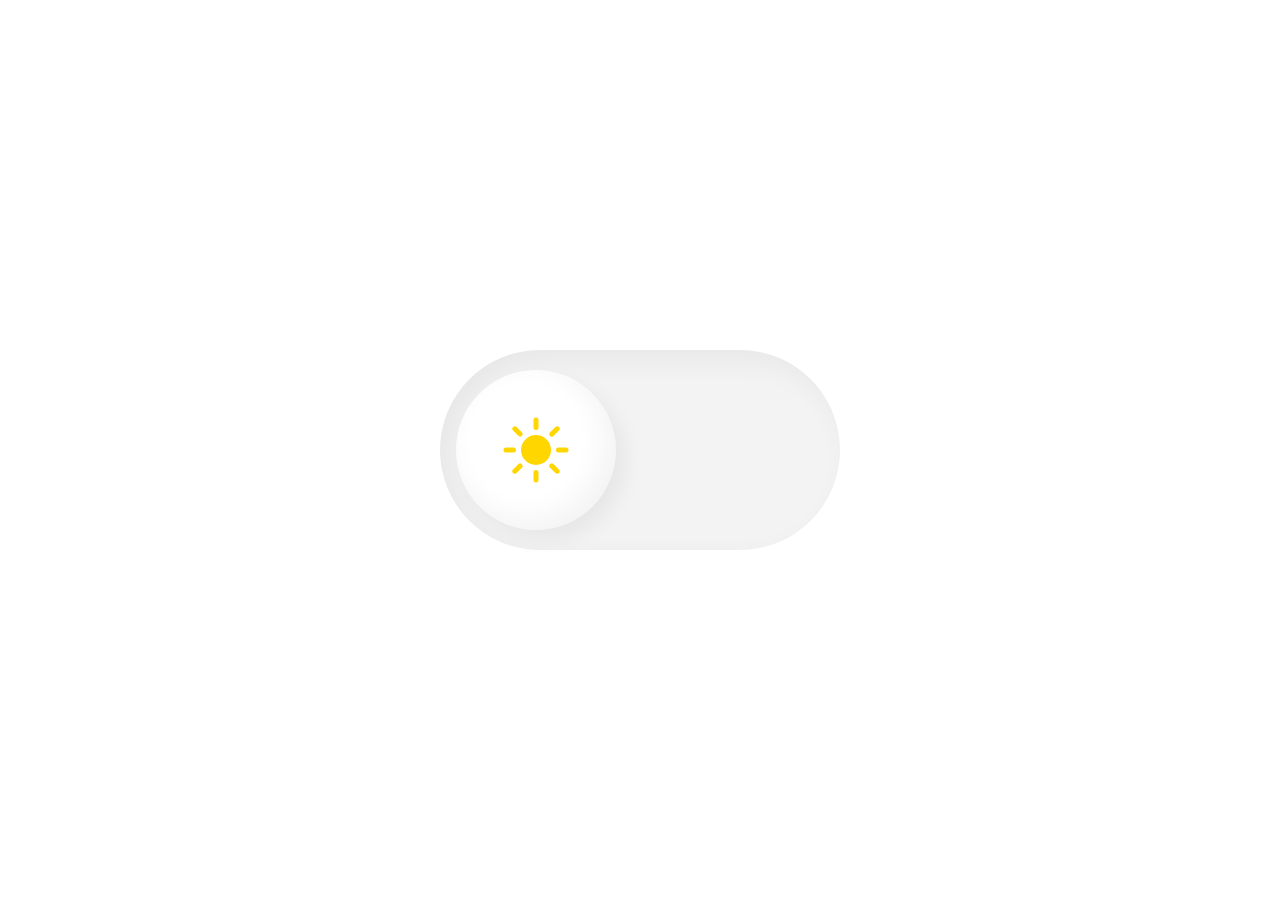
<file: website/darkmode/index.html>
<!DOCTYPE html>
<html lang="en">
<head>
    <meta charset="UTF-8">
    <meta name="viewport" content="width=device-width, initial-scale=1.0">
    <title>Dark Mode</title>
    <link rel="stylesheet" href="style.css">
</head>
<body>

    <input type="checkbox" id="toggle">

    <div class="display">
        <label for="toggle">
            <div class="circle">
                <svg class="sun" xmlns="http://www.w3.org/2000/svg" viewBox="0 0 24 24" fill="currentColor">
                    <path d="M12 2.25a.75.75 0 0 1 .75.75v2.25a.75.75 0 0 1-1.5 0V3a.75.75 0 0 1 .75-.75ZM7.5 12a4.5 4.5 0 1 1 9 0 4.5 4.5 0 0 1-9 0ZM18.894 6.166a.75.75 0 0 0-1.06-1.06l-1.591 1.59a.75.75 0 1 0 1.06 1.061l1.591-1.59ZM21.75 12a.75.75 0 0 1-.75.75h-2.25a.75.75 0 0 1 0-1.5H21a.75.75 0 0 1 .75.75ZM17.834 18.894a.75.75 0 0 0 1.06-1.06l-1.59-1.591a.75.75 0 1 0-1.061 1.06l1.59 1.591ZM12 18a.75.75 0 0 1 .75.75V21a.75.75 0 0 1-1.5 0v-2.25A.75.75 0 0 1 12 18ZM7.758 17.303a.75.75 0 0 0-1.061-1.06l-1.591 1.59a.75.75 0 0 0 1.06 1.061l1.591-1.59ZM6 12a.75.75 0 0 1-.75.75H3a.75.75 0 0 1 0-1.5h2.25A.75.75 0 0 1 6 12ZM6.697 7.757a.75.75 0 0 0 1.06-1.06l-1.59-1.591a.75.75 0 0 0-1.061 1.06l1.59 1.591Z" />
                </svg>
                <svg class="moon" xmlns="http://www.w3.org/2000/svg" viewBox="0 0 24 24" fill="currentColor">
                    <path fill-rule="evenodd" d="M9.528 1.718a.75.75 0 0 1 .162.819A8.97 8.97 0 0 0 9 6a9 9 0 0 0 9 9 8.97 8.97 0 0 0 3.463-.69.75.75 0 0 1 .981.98 10.503 10.503 0 0 1-9.694 6.46c-5.799 0-10.5-4.7-10.5-10.5 0-4.368 2.667-8.112 6.46-9.694a.75.75 0 0 1 .818.162Z" clip-rule="evenodd" />
                </svg>                               
            </div>
        </label>
    </div>

</body>
</html>
</file>
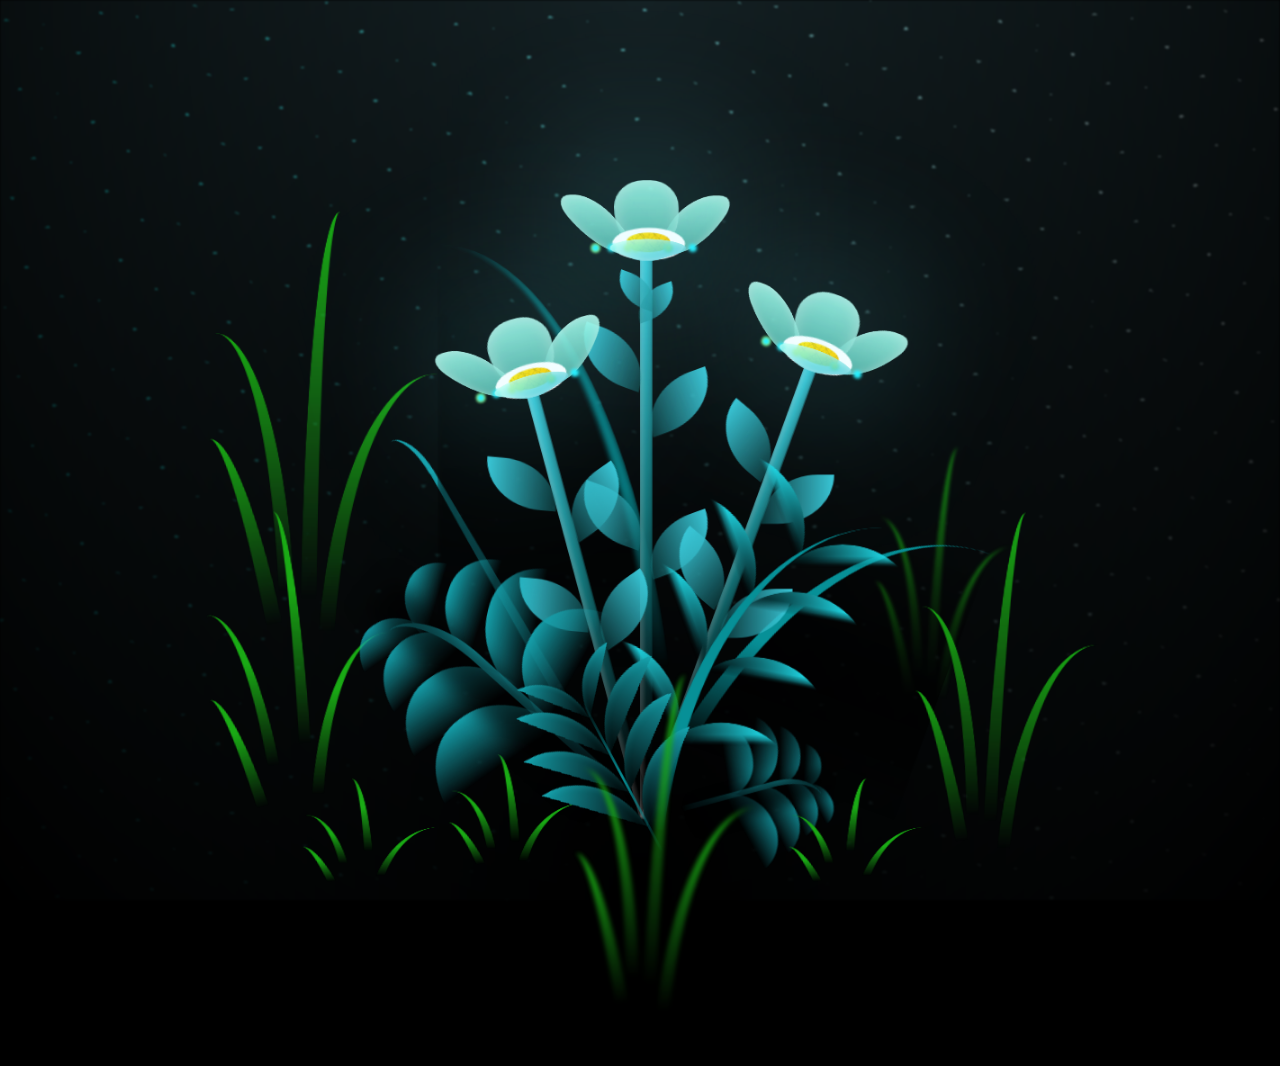
<file: website/flower.html>
<!DOCTYPE html>
<html lang="en">
<head>
    <meta charset="UTF-8">
    <meta http-equiv="X-UA-Compatible" content="IE=edge">
    <meta name="viewport" content="width=device-width, initial-scale=1.0">
    <link rel="stylesheet" href="css/main.css">
    <link rel="icon" href="img/flowers.png" type="image/x-icon">
    <title>flowers</title>
</head>
<body class="container">
  <!-- Pembuat code: https://codepen.io/mdusmanansari/pen/BamepLe -->
    <div class="night"></div>
    <div class="flowers">
      <div class="flower flower--1">
        <div class="flower__leafs flower__leafs--1">
          <div class="flower__leaf flower__leaf--1"></div>
          <div class="flower__leaf flower__leaf--2"></div>
          <div class="flower__leaf flower__leaf--3"></div>
          <div class="flower__leaf flower__leaf--4"></div>
          <div class="flower__white-circle"></div>
  
          <div class="flower__light flower__light--1"></div>
          <div class="flower__light flower__light--2"></div>
          <div class="flower__light flower__light--3"></div>
          <div class="flower__light flower__light--4"></div>
          <div class="flower__light flower__light--5"></div>
          <div class="flower__light flower__light--6"></div>
          <div class="flower__light flower__light--7"></div>
          <div class="flower__light flower__light--8"></div>
  
        </div>
        <div class="flower__line">
          <div class="flower__line__leaf flower__line__leaf--1"></div>
          <div class="flower__line__leaf flower__line__leaf--2"></div>
          <div class="flower__line__leaf flower__line__leaf--3"></div>
          <div class="flower__line__leaf flower__line__leaf--4"></div>
          <div class="flower__line__leaf flower__line__leaf--5"></div>
          <div class="flower__line__leaf flower__line__leaf--6"></div>
        </div>
      </div>
  
      <div class="flower flower--2">
        <div class="flower__leafs flower__leafs--2">
          <div class="flower__leaf flower__leaf--1"></div>
          <div class="flower__leaf flower__leaf--2"></div>
          <div class="flower__leaf flower__leaf--3"></div>
          <div class="flower__leaf flower__leaf--4"></div>
          <div class="flower__white-circle"></div>
  
          <div class="flower__light flower__light--1"></div>
          <div class="flower__light flower__light--2"></div>
          <div class="flower__light flower__light--3"></div>
          <div class="flower__light flower__light--4"></div>
          <div class="flower__light flower__light--5"></div>
          <div class="flower__light flower__light--6"></div>
          <div class="flower__light flower__light--7"></div>
          <div class="flower__light flower__light--8"></div>
  
        </div>
        <div class="flower__line">
          <div class="flower__line__leaf flower__line__leaf--1"></div>
          <div class="flower__line__leaf flower__line__leaf--2"></div>
          <div class="flower__line__leaf flower__line__leaf--3"></div>
          <div class="flower__line__leaf flower__line__leaf--4"></div>
        </div>
      </div>
  
      <div class="flower flower--3">
        <div class="flower__leafs flower__leafs--3">
          <div class="flower__leaf flower__leaf--1"></div>
          <div class="flower__leaf flower__leaf--2"></div>
          <div class="flower__leaf flower__leaf--3"></div>
          <div class="flower__leaf flower__leaf--4"></div>
          <div class="flower__white-circle"></div>
  
          <div class="flower__light flower__light--1"></div>
          <div class="flower__light flower__light--2"></div>
          <div class="flower__light flower__light--3"></div>
          <div class="flower__light flower__light--4"></div>
          <div class="flower__light flower__light--5"></div>
          <div class="flower__light flower__light--6"></div>
          <div class="flower__light flower__light--7"></div>
          <div class="flower__light flower__light--8"></div>
  
        </div>
        <div class="flower__line">
          <div class="flower__line__leaf flower__line__leaf--1"></div>
          <div class="flower__line__leaf flower__line__leaf--2"></div>
          <div class="flower__line__leaf flower__line__leaf--3"></div>
          <div class="flower__line__leaf flower__line__leaf--4"></div>
        </div>
      </div>
  
      <div class="grow-ans" style="--d:1.2s">
        <div class="flower__g-long">
          <div class="flower__g-long__top"></div>
          <div class="flower__g-long__bottom"></div>
        </div>
      </div>
  
      <div class="growing-grass">
        <div class="flower__grass flower__grass--1">
          <div class="flower__grass--top"></div>
          <div class="flower__grass--bottom"></div>
          <div class="flower__grass__leaf flower__grass__leaf--1"></div>
          <div class="flower__grass__leaf flower__grass__leaf--2"></div>
          <div class="flower__grass__leaf flower__grass__leaf--3"></div>
          <div class="flower__grass__leaf flower__grass__leaf--4"></div>
          <div class="flower__grass__leaf flower__grass__leaf--5"></div>
          <div class="flower__grass__leaf flower__grass__leaf--6"></div>
          <div class="flower__grass__leaf flower__grass__leaf--7"></div>
          <div class="flower__grass__leaf flower__grass__leaf--8"></div>
          <div class="flower__grass__overlay"></div>
        </div>
      </div>
  
      <div class="growing-grass">
        <div class="flower__grass flower__grass--2">
          <div class="flower__grass--top"></div>
          <div class="flower__grass--bottom"></div>
          <div class="flower__grass__leaf flower__grass__leaf--1"></div>
          <div class="flower__grass__leaf flower__grass__leaf--2"></div>
          <div class="flower__grass__leaf flower__grass__leaf--3"></div>
          <div class="flower__grass__leaf flower__grass__leaf--4"></div>
          <div class="flower__grass__leaf flower__grass__leaf--5"></div>
          <div class="flower__grass__leaf flower__grass__leaf--6"></div>
          <div class="flower__grass__leaf flower__grass__leaf--7"></div>
          <div class="flower__grass__leaf flower__grass__leaf--8"></div>
          <div class="flower__grass__overlay"></div>
        </div>
      </div>
  
      <div class="grow-ans" style="--d:2.4s">
        <div class="flower__g-right flower__g-right--1">
          <div class="leaf"></div>
        </div>
      </div>
  
      <div class="grow-ans" style="--d:2.8s">
        <div class="flower__g-right flower__g-right--2">
          <div class="leaf"></div>
        </div>
      </div>
  
      <div class="grow-ans" style="--d:2.8s">
        <div class="flower__g-front">
          <div class="flower__g-front__leaf-wrapper flower__g-front__leaf-wrapper--1">
            <div class="flower__g-front__leaf"></div>
          </div>
          <div class="flower__g-front__leaf-wrapper flower__g-front__leaf-wrapper--2">
            <div class="flower__g-front__leaf"></div>
          </div>
          <div class="flower__g-front__leaf-wrapper flower__g-front__leaf-wrapper--3">
            <div class="flower__g-front__leaf"></div>
          </div>
          <div class="flower__g-front__leaf-wrapper flower__g-front__leaf-wrapper--4">
            <div class="flower__g-front__leaf"></div>
          </div>
          <div class="flower__g-front__leaf-wrapper flower__g-front__leaf-wrapper--5">
            <div class="flower__g-front__leaf"></div>
          </div>
          <div class="flower__g-front__leaf-wrapper flower__g-front__leaf-wrapper--6">
            <div class="flower__g-front__leaf"></div>
          </div>
          <div class="flower__g-front__leaf-wrapper flower__g-front__leaf-wrapper--7">
            <div class="flower__g-front__leaf"></div>
          </div>
          <div class="flower__g-front__leaf-wrapper flower__g-front__leaf-wrapper--8">
            <div class="flower__g-front__leaf"></div>
          </div>
          <div class="flower__g-front__line"></div>
        </div>
      </div>
  
      <div class="grow-ans" style="--d:3.2s">
        <div class="flower__g-fr">
          <div class="leaf"></div>
          <div class="flower__g-fr__leaf flower__g-fr__leaf--1"></div>
          <div class="flower__g-fr__leaf flower__g-fr__leaf--2"></div>
          <div class="flower__g-fr__leaf flower__g-fr__leaf--3"></div>
          <div class="flower__g-fr__leaf flower__g-fr__leaf--4"></div>
          <div class="flower__g-fr__leaf flower__g-fr__leaf--5"></div>
          <div class="flower__g-fr__leaf flower__g-fr__leaf--6"></div>
          <div class="flower__g-fr__leaf flower__g-fr__leaf--7"></div>
          <div class="flower__g-fr__leaf flower__g-fr__leaf--8"></div>
        </div>
      </div>
  
      <div class="long-g long-g--0">
        <div class="grow-ans" style="--d:3s">
          <div class="leaf leaf--0"></div>
        </div>
        <div class="grow-ans" style="--d:2.2s">
          <div class="leaf leaf--1"></div>
        </div>
        <div class="grow-ans" style="--d:3.4s">
          <div class="leaf leaf--2"></div>
        </div>
        <div class="grow-ans" style="--d:3.6s">
          <div class="leaf leaf--3"></div>
        </div>
      </div>
  
      <div class="long-g long-g--1">
        <div class="grow-ans" style="--d:3.6s">
          <div class="leaf leaf--0"></div>
        </div>
        <div class="grow-ans" style="--d:3.8s">
          <div class="leaf leaf--1"></div>
        </div>
        <div class="grow-ans" style="--d:4s">
          <div class="leaf leaf--2"></div>
        </div>
        <div class="grow-ans" style="--d:4.2s">
          <div class="leaf leaf--3"></div>
        </div>
      </div>
  
      <div class="long-g long-g--2">
        <div class="grow-ans" style="--d:4s">
          <div class="leaf leaf--0"></div>
        </div>
        <div class="grow-ans" style="--d:4.2s">
          <div class="leaf leaf--1"></div>
        </div>
        <div class="grow-ans" style="--d:4.4s">
          <div class="leaf leaf--2"></div>
        </div>
        <div class="grow-ans" style="--d:4.6s">
          <div class="leaf leaf--3"></div>
        </div>
      </div>
  
      <div class="long-g long-g--3">
        <div class="grow-ans" style="--d:4s">
          <div class="leaf leaf--0"></div>
        </div>
        <div class="grow-ans" style="--d:4.2s">
          <div class="leaf leaf--1"></div>
        </div>
        <div class="grow-ans" style="--d:3s">
          <div class="leaf leaf--2"></div>
        </div>
        <div class="grow-ans" style="--d:3.6s">
          <div class="leaf leaf--3"></div>
        </div>
      </div>
  
      <div class="long-g long-g--4">
        <div class="grow-ans" style="--d:4s">
          <div class="leaf leaf--0"></div>
        </div>
        <div class="grow-ans" style="--d:4.2s">
          <div class="leaf leaf--1"></div>
        </div>
        <div class="grow-ans" style="--d:3s">
          <div class="leaf leaf--2"></div>
        </div>
        <div class="grow-ans" style="--d:3.6s">
          <div class="leaf leaf--3"></div>
        </div>
      </div>
  
      <div class="long-g long-g--5">
        <div class="grow-ans" style="--d:4s">
          <div class="leaf leaf--0"></div>
        </div>
        <div class="grow-ans" style="--d:4.2s">
          <div class="leaf leaf--1"></div>
        </div>
        <div class="grow-ans" style="--d:3s">
          <div class="leaf leaf--2"></div>
        </div>
        <div class="grow-ans" style="--d:3.6s">
          <div class="leaf leaf--3"></div>
        </div>
      </div>
  
      <div class="long-g long-g--6">
        <div class="grow-ans" style="--d:4.2s">
          <div class="leaf leaf--0"></div>
        </div>
        <div class="grow-ans" style="--d:4.4s">
          <div class="leaf leaf--1"></div>
        </div>
        <div class="grow-ans" style="--d:4.6s">
          <div class="leaf leaf--2"></div>
        </div>
        <div class="grow-ans" style="--d:4.8s">
          <div class="leaf leaf--3"></div>
        </div>
      </div>
  
      <div class="long-g long-g--7">
        <div class="grow-ans" style="--d:3s">
          <div class="leaf leaf--0"></div>
        </div>
        <div class="grow-ans" style="--d:3.2s">
          <div class="leaf leaf--1"></div>
        </div>
        <div class="grow-ans" style="--d:3.5s">
          <div class="leaf leaf--2"></div>
        </div>
        <div class="grow-ans" style="--d:3.6s">
          <div class="leaf leaf--3"></div>
        </div>
      </div>
    </div>
    <script src="js/main.js"></script>
  </body>
</html>
</file>
<file: website/darkmode/style.css>
* {
    margin: 0;
    padding: 0;
    box-sizing: border-box;
    transition: 0.5s;
}

input {
    display: none;
}

.display {
    width: 100%;
    height: 100vh;
    display: flex;
    align-items: center;
    justify-content: center;
    background: white;
}

label {
    width: 400px;
    height: 200px;
    border-radius: 999px;
    background: #F3F3F3;
    box-shadow: 10px 10px 30px rgba(0, 0, 0, 0.05) inset;
    cursor: pointer;
    position: relative;
}

.circle {
    width: 160px;
    height: 160px;
    border-radius: 99px;
    background: white;
    box-shadow: 10px 10px 20px rgba(0, 0, 0, 0.05),
    -10px -10px 30px rgba(0, 0, 0, 0.05) inset;
    position: absolute;
    top: 50%;
    left: 0%;
    transform: translate(10%, -50%);
    display: flex;
    align-items: center;
    justify-content: center;
    overflow: hidden;
}
svg {
    width: 80px;
    position: absolute;
}
.sun {
    color: #FFD600;
    margin-top: 0%;
    opacity: 1;
}
.moon {
    margin-top: -150%;
    color: white;
    opacity: 0;
}

input[type=checkbox]:checked + .display {
    background: #2C2C2F;
}
input[type=checkbox]:checked + .display label {
    background: #1F1F21;
    box-shadow: 10px 10px 30px rgba(0, 0, 0, 0.5) inset;
}
input[type=checkbox]:checked + .display label .circle {
    left: 100%;
    transform: translate(-110%, -50%);
    background: #2C2C2F;
    box-shadow: 10px 10px 20px rgba(0, 0, 0, 0.5),
    -10px -10px 30px rgba(0, 0, 0, 0.5) inset;
}
input[type=checkbox]:checked + .display label .circle .sun {
    margin-top: 150%;
    opacity: 0;
}
input[type=checkbox]:checked + .display label .circle .moon {
    margin-top: 0%;
    opacity: 1;
}
label:active .circle {
    width: 200px;
}
</file>
<file: website/css/main.css>
*,
*::after,
*::before {
  padding: 0;
  margin: 0;
  box-sizing: border-box;
}

:root {
  --dark-color: #000;
}

body {
  display: flex;
  align-items: flex-end;
  justify-content: center;
  min-height: 100vh;
  background-color: var(--dark-color);
  overflow: hidden;
  perspective: 1000px;
}

.night {
  position: fixed;
  left: 50%;
  top: 0;
  transform: translateX(-50%);
  width: 100%;
  height: 100%;
  filter: blur(0.1vmin);
  background-image: radial-gradient(
      ellipse at top,
      transparent 0%,
      var(--dark-color)
    ),
    radial-gradient(
      ellipse at bottom,
      var(--dark-color),
      rgba(145, 233, 255, 0.2)
    ),
    repeating-linear-gradient(
      220deg,
      rgb(0, 0, 0) 0px,
      rgb(0, 0, 0) 19px,
      transparent 19px,
      transparent 22px
    ),
    repeating-linear-gradient(
      189deg,
      rgb(0, 0, 0) 0px,
      rgb(0, 0, 0) 19px,
      transparent 19px,
      transparent 22px
    ),
    repeating-linear-gradient(
      148deg,
      rgb(0, 0, 0) 0px,
      rgb(0, 0, 0) 19px,
      transparent 19px,
      transparent 22px
    ),
    linear-gradient(90deg, rgb(0, 255, 250), rgb(240, 240, 240));
}

.flowers {
  position: relative;
  transform: scale(0.9);
}

.flower {
  position: absolute;
  bottom: 10vmin;
  transform-origin: bottom center;
  z-index: 10;
  --fl-speed: 0.8s;
}
.flower--1 {
  -webkit-animation: moving-flower-1 4s linear infinite;
  animation: moving-flower-1 4s linear infinite;
}
.flower--1 .flower__line {
  height: 70vmin;
  -webkit-animation-delay: 0.3s;
  animation-delay: 0.3s;
}
.flower--1 .flower__line__leaf--1 {
  -webkit-animation: blooming-leaf-right var(--fl-speed) 1.6s backwards;
  animation: blooming-leaf-right var(--fl-speed) 1.6s backwards;
}
.flower--1 .flower__line__leaf--2 {
  -webkit-animation: blooming-leaf-right var(--fl-speed) 1.4s backwards;
  animation: blooming-leaf-right var(--fl-speed) 1.4s backwards;
}
.flower--1 .flower__line__leaf--3 {
  -webkit-animation: blooming-leaf-left var(--fl-speed) 1.2s backwards;
  animation: blooming-leaf-left var(--fl-speed) 1.2s backwards;
}
.flower--1 .flower__line__leaf--4 {
  -webkit-animation: blooming-leaf-left var(--fl-speed) 1s backwards;
  animation: blooming-leaf-left var(--fl-speed) 1s backwards;
}
.flower--1 .flower__line__leaf--5 {
  -webkit-animation: blooming-leaf-right var(--fl-speed) 1.8s backwards;
  animation: blooming-leaf-right var(--fl-speed) 1.8s backwards;
}
.flower--1 .flower__line__leaf--6 {
  -webkit-animation: blooming-leaf-left var(--fl-speed) 2s backwards;
  animation: blooming-leaf-left var(--fl-speed) 2s backwards;
}
.flower--2 {
  left: 50%;
  transform: rotate(20deg);
  -webkit-animation: moving-flower-2 4s linear infinite;
  animation: moving-flower-2 4s linear infinite;
}
.flower--2 .flower__line {
  height: 60vmin;
  -webkit-animation-delay: 0.6s;
  animation-delay: 0.6s;
}
.flower--2 .flower__line__leaf--1 {
  -webkit-animation: blooming-leaf-right var(--fl-speed) 1.9s backwards;
  animation: blooming-leaf-right var(--fl-speed) 1.9s backwards;
}
.flower--2 .flower__line__leaf--2 {
  -webkit-animation: blooming-leaf-right var(--fl-speed) 1.7s backwards;
  animation: blooming-leaf-right var(--fl-speed) 1.7s backwards;
}
.flower--2 .flower__line__leaf--3 {
  -webkit-animation: blooming-leaf-left var(--fl-speed) 1.5s backwards;
  animation: blooming-leaf-left var(--fl-speed) 1.5s backwards;
}
.flower--2 .flower__line__leaf--4 {
  -webkit-animation: blooming-leaf-left var(--fl-speed) 1.3s backwards;
  animation: blooming-leaf-left var(--fl-speed) 1.3s backwards;
}
.flower--3 {
  left: 50%;
  transform: rotate(-15deg);
  -webkit-animation: moving-flower-3 4s linear infinite;
  animation: moving-flower-3 4s linear infinite;
}
.flower--3 .flower__line {
  -webkit-animation-delay: 0.9s;
  animation-delay: 0.9s;
}
.flower--3 .flower__line__leaf--1 {
  -webkit-animation: blooming-leaf-right var(--fl-speed) 2.5s backwards;
  animation: blooming-leaf-right var(--fl-speed) 2.5s backwards;
}
.flower--3 .flower__line__leaf--2 {
  -webkit-animation: blooming-leaf-right var(--fl-speed) 2.3s backwards;
  animation: blooming-leaf-right var(--fl-speed) 2.3s backwards;
}
.flower--3 .flower__line__leaf--3 {
  -webkit-animation: blooming-leaf-left var(--fl-speed) 2.1s backwards;
  animation: blooming-leaf-left var(--fl-speed) 2.1s backwards;
}
.flower--3 .flower__line__leaf--4 {
  -webkit-animation: blooming-leaf-left var(--fl-speed) 1.9s backwards;
  animation: blooming-leaf-left var(--fl-speed) 1.9s backwards;
}
.flower__leafs {
  position: relative;
  -webkit-animation: blooming-flower 2s backwards;
  animation: blooming-flower 2s backwards;
}
.flower__leafs--1 {
  -webkit-animation-delay: 1.1s;
  animation-delay: 1.1s;
}
.flower__leafs--2 {
  -webkit-animation-delay: 1.4s;
  animation-delay: 1.4s;
}
.flower__leafs--3 {
  -webkit-animation-delay: 1.7s;
  animation-delay: 1.7s;
}
.flower__leafs::after {
  content: "";
  position: absolute;
  left: 0;
  top: 0;
  transform: translate(-50%, -100%);
  width: 8vmin;
  height: 8vmin;
  background-color: #6bf0ff;
  filter: blur(10vmin);
}
.flower__leaf {
  position: absolute;
  bottom: 0;
  left: 50%;
  width: 8vmin;
  height: 11vmin;
  border-radius: 51% 49% 47% 53%/44% 45% 55% 69%;
  background-color: #a7ffee;
  background-image: linear-gradient(to top, #54b8aa, #a7ffee);
  transform-origin: bottom center;
  opacity: 0.9;
  box-shadow: inset 0 0 2vmin rgba(255, 255, 255, 0.5);
}
.flower__leaf--1 {
  transform: translate(-10%, 1%) rotateY(40deg) rotateX(-50deg);
}
.flower__leaf--2 {
  transform: translate(-50%, -4%) rotateX(40deg);
}
.flower__leaf--3 {
  transform: translate(-90%, 0%) rotateY(45deg) rotateX(50deg);
}
.flower__leaf--4 {
  width: 8vmin;
  height: 8vmin;
  transform-origin: bottom left;
  border-radius: 4vmin 10vmin 4vmin 4vmin;
  transform: translate(0%, 18%) rotateX(70deg) rotate(-43deg);
  background-image: linear-gradient(to top, #39c6d6, #a7ffee);
  z-index: 1;
  opacity: 0.8;
}
.flower__white-circle {
  position: absolute;
  left: -3.5vmin;
  top: -3vmin;
  width: 9vmin;
  height: 4vmin;
  border-radius: 50%;
  background-color: #fff;
}
.flower__white-circle::after {
  content: "";
  position: absolute;
  left: 50%;
  top: 45%;
  transform: translate(-50%, -50%);
  width: 60%;
  height: 60%;
  border-radius: inherit;
  background-image: repeating-linear-gradient(
      135deg,
      rgba(0, 0, 0, 0.03) 0px,
      rgba(0, 0, 0, 0.03) 1px,
      transparent 1px,
      transparent 12px
    ),
    repeating-linear-gradient(
      45deg,
      rgba(0, 0, 0, 0.03) 0px,
      rgba(0, 0, 0, 0.03) 1px,
      transparent 1px,
      transparent 12px
    ),
    repeating-linear-gradient(
      67.5deg,
      rgba(0, 0, 0, 0.03) 0px,
      rgba(0, 0, 0, 0.03) 1px,
      transparent 1px,
      transparent 12px
    ),
    repeating-linear-gradient(
      135deg,
      rgba(0, 0, 0, 0.03) 0px,
      rgba(0, 0, 0, 0.03) 1px,
      transparent 1px,
      transparent 12px
    ),
    repeating-linear-gradient(
      45deg,
      rgba(0, 0, 0, 0.03) 0px,
      rgba(0, 0, 0, 0.03) 1px,
      transparent 1px,
      transparent 12px
    ),
    repeating-linear-gradient(
      112.5deg,
      rgba(0, 0, 0, 0.03) 0px,
      rgba(0, 0, 0, 0.03) 1px,
      transparent 1px,
      transparent 12px
    ),
    repeating-linear-gradient(
      112.5deg,
      rgba(0, 0, 0, 0.03) 0px,
      rgba(0, 0, 0, 0.03) 1px,
      transparent 1px,
      transparent 12px
    ),
    repeating-linear-gradient(
      45deg,
      rgba(0, 0, 0, 0.03) 0px,
      rgba(0, 0, 0, 0.03) 1px,
      transparent 1px,
      transparent 12px
    ),
    repeating-linear-gradient(
      22.5deg,
      rgba(0, 0, 0, 0.03) 0px,
      rgba(0, 0, 0, 0.03) 1px,
      transparent 1px,
      transparent 12px
    ),
    repeating-linear-gradient(
      45deg,
      rgba(0, 0, 0, 0.03) 0px,
      rgba(0, 0, 0, 0.03) 1px,
      transparent 1px,
      transparent 12px
    ),
    repeating-linear-gradient(
      22.5deg,
      rgba(0, 0, 0, 0.03) 0px,
      rgba(0, 0, 0, 0.03) 1px,
      transparent 1px,
      transparent 12px
    ),
    repeating-linear-gradient(
      135deg,
      rgba(0, 0, 0, 0.03) 0px,
      rgba(0, 0, 0, 0.03) 1px,
      transparent 1px,
      transparent 12px
    ),
    repeating-linear-gradient(
      157.5deg,
      rgba(0, 0, 0, 0.03) 0px,
      rgba(0, 0, 0, 0.03) 1px,
      transparent 1px,
      transparent 12px
    ),
    repeating-linear-gradient(
      67.5deg,
      rgba(0, 0, 0, 0.03) 0px,
      rgba(0, 0, 0, 0.03) 1px,
      transparent 1px,
      transparent 12px
    ),
    repeating-linear-gradient(
      67.5deg,
      rgba(0, 0, 0, 0.03) 0px,
      rgba(0, 0, 0, 0.03) 1px,
      transparent 1px,
      transparent 12px
    ),
    linear-gradient(90deg, rgb(255, 235, 18), rgb(255, 206, 0));
}
.flower__line {
  height: 55vmin;
  width: 1.5vmin;
  background-image: linear-gradient(
      to left,
      rgba(0, 0, 0, 0.2),
      transparent,
      rgba(255, 255, 255, 0.2)
    ),
    linear-gradient(to top, transparent 10%, #14757a, #39c6d6);
  box-shadow: inset 0 0 2px rgba(0, 0, 0, 0.5);
  -webkit-animation: grow-flower-tree 4s backwards;
  animation: grow-flower-tree 4s backwards;
}
.flower__line__leaf {
  --w: 7vmin;
  --h: calc(var(--w) + 2vmin);
  position: absolute;
  top: 20%;
  left: 90%;
  width: var(--w);
  height: var(--h);
  border-top-right-radius: var(--h);
  border-bottom-left-radius: var(--h);
  background-image: linear-gradient(to top, rgba(20, 117, 122, 0.4), #39c6d6);
}
.flower__line__leaf--1 {
  transform: rotate(70deg) rotateY(30deg);
}
.flower__line__leaf--2 {
  top: 45%;
  transform: rotate(70deg) rotateY(30deg);
}
.flower__line__leaf--3,
.flower__line__leaf--4,
.flower__line__leaf--6 {
  border-top-right-radius: 0;
  border-bottom-left-radius: 0;
  border-top-left-radius: var(--h);
  border-bottom-right-radius: var(--h);
  left: -460%;
  top: 12%;
  transform: rotate(-70deg) rotateY(30deg);
}
.flower__line__leaf--4 {
  top: 40%;
}

.flower__line__leaf--5 {
  top: 0;
  transform-origin: left;
  transform: rotate(70deg) rotateY(30deg) scale(0.6);
}
.flower__line__leaf--6 {
  top: -2%;
  left: -450%;
  transform-origin: right;
  transform: rotate(-70deg) rotateY(30deg) scale(0.6);
}
.flower__light {
  position: absolute;
  bottom: 0vmin;
  width: 1vmin;
  height: 1vmin;
  background-color: rgb(255, 251, 0);
  border-radius: 50%;
  filter: blur(0.2vmin);
  -webkit-animation: light-ans 4s linear infinite backwards;
  animation: light-ans 4s linear infinite backwards;
}
.flower__light:nth-child(odd) {
  background-color: #23f0ff;
}
.flower__light--1 {
  left: -2vmin;
  -webkit-animation-delay: 1s;
  animation-delay: 1s;
}
.flower__light--2 {
  left: 3vmin;
  -webkit-animation-delay: 0.5s;
  animation-delay: 0.5s;
}
.flower__light--3 {
  left: -6vmin;
  -webkit-animation-delay: 0.3s;
  animation-delay: 0.3s;
}
.flower__light--4 {
  left: 6vmin;
  -webkit-animation-delay: 0.9s;
  animation-delay: 0.9s;
}
.flower__light--5 {
  left: -1vmin;
  -webkit-animation-delay: 1.5s;
  animation-delay: 1.5s;
}
.flower__light--6 {
  left: -4vmin;
  -webkit-animation-delay: 3s;
  animation-delay: 3s;
}
.flower__light--7 {
  left: 3vmin;
  -webkit-animation-delay: 2s;
  animation-delay: 2s;
}
.flower__light--8 {
  left: -6vmin;
  -webkit-animation-delay: 3.5s;
  animation-delay: 3.5s;
}
.flower__grass {
  --c: #159faa;
  --line-w: 1.5vmin;
  position: absolute;
  bottom: 12vmin;
  left: -7vmin;
  display: flex;
  flex-direction: column;
  align-items: flex-end;
  z-index: 20;
  transform-origin: bottom center;
  transform: rotate(-48deg) rotateY(40deg);
}
.flower__grass--1 {
  -webkit-animation: moving-grass 2s linear infinite;
  animation: moving-grass 2s linear infinite;
}
.flower__grass--2 {
  left: 2vmin;
  bottom: 10vmin;
  transform: scale(0.5) rotate(75deg) rotateX(10deg) rotateY(-200deg);
  opacity: 0.8;
  z-index: 0;
  -webkit-animation: moving-grass--2 1.5s linear infinite;
  animation: moving-grass--2 1.5s linear infinite;
}
.flower__grass--top {
  width: 7vmin;
  height: 10vmin;
  border-top-right-radius: 100%;
  border-right: var(--line-w) solid var(--c);
  transform-origin: bottom center;
  transform: rotate(-2deg);
}
.flower__grass--bottom {
  margin-top: -2px;
  width: var(--line-w);
  height: 25vmin;
  background-image: linear-gradient(to top, transparent, var(--c));
}
.flower__grass__leaf {
  --size: 10vmin;
  position: absolute;
  width: calc(var(--size) * 2.1);
  height: var(--size);
  border-top-left-radius: var(--size);
  border-top-right-radius: var(--size);
  background-image: linear-gradient(
    to top,
    transparent,
    transparent 30%,
    var(--c)
  );
  z-index: 100;
}
.flower__grass__leaf--1 {
  top: -6%;
  left: 30%;
  --size: 6vmin;
  transform: rotate(-20deg);
  -webkit-animation: growing-grass-ans--1 2s 2.6s backwards;
  animation: growing-grass-ans--1 2s 2.6s backwards;
}
@-webkit-keyframes growing-grass-ans--1 {
  0% {
    transform-origin: bottom left;
    transform: rotate(-20deg) scale(0);
  }
}
@keyframes growing-grass-ans--1 {
  0% {
    transform-origin: bottom left;
    transform: rotate(-20deg) scale(0);
  }
}
.flower__grass__leaf--2 {
  top: -5%;
  left: -110%;
  --size: 6vmin;
  transform: rotate(10deg);
  -webkit-animation: growing-grass-ans--2 2s 2.4s linear backwards;
  animation: growing-grass-ans--2 2s 2.4s linear backwards;
}
@-webkit-keyframes growing-grass-ans--2 {
  0% {
    transform-origin: bottom right;
    transform: rotate(10deg) scale(0);
  }
}
@keyframes growing-grass-ans--2 {
  0% {
    transform-origin: bottom right;
    transform: rotate(10deg) scale(0);
  }
}
.flower__grass__leaf--3 {
  top: 5%;
  left: 60%;
  --size: 8vmin;
  transform: rotate(-18deg) rotateX(-20deg);
  -webkit-animation: growing-grass-ans--3 2s 2.2s linear backwards;
  animation: growing-grass-ans--3 2s 2.2s linear backwards;
}
@-webkit-keyframes growing-grass-ans--3 {
  0% {
    transform-origin: bottom left;
    transform: rotate(-18deg) rotateX(-20deg) scale(0);
  }
}
@keyframes growing-grass-ans--3 {
  0% {
    transform-origin: bottom left;
    transform: rotate(-18deg) rotateX(-20deg) scale(0);
  }
}
.flower__grass__leaf--4 {
  top: 6%;
  left: -135%;
  --size: 8vmin;
  transform: rotate(2deg);
  -webkit-animation: growing-grass-ans--4 2s 2s linear backwards;
  animation: growing-grass-ans--4 2s 2s linear backwards;
}
@-webkit-keyframes growing-grass-ans--4 {
  0% {
    transform-origin: bottom right;
    transform: rotate(2deg) scale(0);
  }
}
@keyframes growing-grass-ans--4 {
  0% {
    transform-origin: bottom right;
    transform: rotate(2deg) scale(0);
  }
}
.flower__grass__leaf--5 {
  top: 20%;
  left: 60%;
  --size: 10vmin;
  transform: rotate(-24deg) rotateX(-20deg);
  -webkit-animation: growing-grass-ans--5 2s 1.8s linear backwards;
  animation: growing-grass-ans--5 2s 1.8s linear backwards;
}
@-webkit-keyframes growing-grass-ans--5 {
  0% {
    transform-origin: bottom left;
    transform: rotate(-24deg) rotateX(-20deg) scale(0);
  }
}
@keyframes growing-grass-ans--5 {
  0% {
    transform-origin: bottom left;
    transform: rotate(-24deg) rotateX(-20deg) scale(0);
  }
}
.flower__grass__leaf--6 {
  top: 22%;
  left: -180%;
  --size: 10vmin;
  transform: rotate(10deg);
  -webkit-animation: growing-grass-ans--6 2s 1.6s linear backwards;
  animation: growing-grass-ans--6 2s 1.6s linear backwards;
}
@-webkit-keyframes growing-grass-ans--6 {
  0% {
    transform-origin: bottom right;
    transform: rotate(10deg) scale(0);
  }
}
@keyframes growing-grass-ans--6 {
  0% {
    transform-origin: bottom right;
    transform: rotate(10deg) scale(0);
  }
}
.flower__grass__leaf--7 {
  top: 39%;
  left: 70%;
  --size: 10vmin;
  transform: rotate(-10deg);
  -webkit-animation: growing-grass-ans--7 2s 1.4s linear backwards;
  animation: growing-grass-ans--7 2s 1.4s linear backwards;
}
@-webkit-keyframes growing-grass-ans--7 {
  0% {
    transform-origin: bottom left;
    transform: rotate(-10deg) scale(0);
  }
}
@keyframes growing-grass-ans--7 {
  0% {
    transform-origin: bottom left;
    transform: rotate(-10deg) scale(0);
  }
}
.flower__grass__leaf--8 {
  top: 40%;
  left: -215%;
  --size: 11vmin;
  transform: rotate(10deg);
  -webkit-animation: growing-grass-ans--8 2s 1.2s linear backwards;
  animation: growing-grass-ans--8 2s 1.2s linear backwards;
}
@-webkit-keyframes growing-grass-ans--8 {
  0% {
    transform-origin: bottom right;
    transform: rotate(10deg) scale(0);
  }
}
@keyframes growing-grass-ans--8 {
  0% {
    transform-origin: bottom right;
    transform: rotate(10deg) scale(0);
  }
}
.flower__grass__overlay {
  position: absolute;
  top: -10%;
  right: 0%;
  width: 100%;
  height: 100%;
  background-color: rgba(0, 0, 0, 0.6);
  filter: blur(1.5vmin);
  z-index: 100;
}
.flower__g-long {
  --w: 2vmin;
  --h: 6vmin;
  --c: #159faa;
  position: absolute;
  bottom: 10vmin;
  left: -3vmin;
  transform-origin: bottom center;
  transform: rotate(-30deg) rotateY(-20deg);
  display: flex;
  flex-direction: column;
  align-items: flex-end;
  -webkit-animation: flower-g-long-ans 3s linear infinite;
  animation: flower-g-long-ans 3s linear infinite;
}
@-webkit-keyframes flower-g-long-ans {
  0%,
  100% {
    transform: rotate(-30deg) rotateY(-20deg);
  }
  50% {
    transform: rotate(-32deg) rotateY(-20deg);
  }
}
@keyframes flower-g-long-ans {
  0%,
  100% {
    transform: rotate(-30deg) rotateY(-20deg);
  }
  50% {
    transform: rotate(-32deg) rotateY(-20deg);
  }
}
.flower__g-long__top {
  top: calc(var(--h) * -1);
  width: calc(var(--w) + 1vmin);
  height: var(--h);
  border-top-right-radius: 100%;
  border-right: 0.7vmin solid var(--c);
  transform: translate(-0.7vmin, 1vmin);
}
.flower__g-long__bottom {
  width: var(--w);
  height: 50vmin;
  transform-origin: bottom center;
  background-image: linear-gradient(to top, transparent 30%, var(--c));
  box-shadow: inset 0 0 2px rgba(0, 0, 0, 0.5);
  -webkit-clip-path: polygon(35% 0, 65% 1%, 100% 100%, 0% 100%);
  clip-path: polygon(35% 0, 65% 1%, 100% 100%, 0% 100%);
}
.flower__g-right {
  position: absolute;
  bottom: 6vmin;
  left: -2vmin;
  transform-origin: bottom left;
  transform: rotate(20deg);
}
.flower__g-right .leaf {
  width: 30vmin;
  height: 50vmin;
  border-top-left-radius: 100%;
  border-left: 2vmin solid #079097;
  background-image: linear-gradient(
    to bottom,
    transparent,
    var(--dark-color) 60%
  );
  -webkit-mask-image: linear-gradient(to top, transparent 30%, #079097 60%);
}
.flower__g-right--1 {
  -webkit-animation: flower-g-right-ans 2.5s linear infinite;
  animation: flower-g-right-ans 2.5s linear infinite;
}
.flower__g-right--2 {
  left: 5vmin;
  transform: rotateY(-180deg);
  -webkit-animation: flower-g-right-ans--2 3s linear infinite;
  animation: flower-g-right-ans--2 3s linear infinite;
}
.flower__g-right--2 .leaf {
  height: 75vmin;
  filter: blur(0.3vmin);
  opacity: 0.8;
}
@-webkit-keyframes flower-g-right-ans {
  0%,
  100% {
    transform: rotate(20deg);
  }
  50% {
    transform: rotate(24deg) rotateX(-20deg);
  }
}
@keyframes flower-g-right-ans {
  0%,
  100% {
    transform: rotate(20deg);
  }
  50% {
    transform: rotate(24deg) rotateX(-20deg);
  }
}
@-webkit-keyframes flower-g-right-ans--2 {
  0%,
  100% {
    transform: rotateY(-180deg) rotate(0deg) rotateX(-20deg);
  }
  50% {
    transform: rotateY(-180deg) rotate(6deg) rotateX(-20deg);
  }
}
@keyframes flower-g-right-ans--2 {
  0%,
  100% {
    transform: rotateY(-180deg) rotate(0deg) rotateX(-20deg);
  }
  50% {
    transform: rotateY(-180deg) rotate(6deg) rotateX(-20deg);
  }
}
.flower__g-front {
  position: absolute;
  bottom: 6vmin;
  left: 2.5vmin;
  z-index: 100;
  transform-origin: bottom center;
  transform: rotate(-28deg) rotateY(30deg) scale(1.04);
  -webkit-animation: flower__g-front-ans 2s linear infinite;
  animation: flower__g-front-ans 2s linear infinite;
}
@-webkit-keyframes flower__g-front-ans {
  0%,
  100% {
    transform: rotate(-28deg) rotateY(30deg) scale(1.04);
  }
  50% {
    transform: rotate(-35deg) rotateY(40deg) scale(1.04);
  }
}
@keyframes flower__g-front-ans {
  0%,
  100% {
    transform: rotate(-28deg) rotateY(30deg) scale(1.04);
  }
  50% {
    transform: rotate(-35deg) rotateY(40deg) scale(1.04);
  }
}
.flower__g-front__line {
  width: 0.3vmin;
  height: 20vmin;
  background-image: linear-gradient(
    to top,
    transparent,
    #079097,
    transparent 100%
  );
  position: relative;
}
.flower__g-front__leaf-wrapper {
  position: absolute;
  top: 0;
  left: 0;
  transform-origin: bottom left;
  transform: rotate(10deg);
}
.flower__g-front__leaf-wrapper:nth-child(even) {
  left: 0vmin;
  transform: rotateY(-180deg) rotate(5deg);
  -webkit-animation: flower__g-front__leaf-left-ans 1s ease-in backwards;
  animation: flower__g-front__leaf-left-ans 1s ease-in backwards;
}
.flower__g-front__leaf-wrapper:nth-child(odd) {
  -webkit-animation: flower__g-front__leaf-ans 1s ease-in backwards;
  animation: flower__g-front__leaf-ans 1s ease-in backwards;
}
.flower__g-front__leaf-wrapper--1 {
  top: -8vmin;
  transform: scale(0.7);
  -webkit-animation: flower__g-front__leaf-ans 1s 5.5s ease-in backwards !important;
  animation: flower__g-front__leaf-ans 1s 5.5s ease-in backwards !important;
}
.flower__g-front__leaf-wrapper--2 {
  top: -8vmin;
  transform: rotateY(-180deg) scale(0.7) !important;
  -webkit-animation: flower__g-front__leaf-left-ans-2 1s 4.6s ease-in backwards !important;
  animation: flower__g-front__leaf-left-ans-2 1s 4.6s ease-in backwards !important;
}
.flower__g-front__leaf-wrapper--3 {
  top: -3vmin;
  -webkit-animation: flower__g-front__leaf-ans 1s 4.6s ease-in backwards;
  animation: flower__g-front__leaf-ans 1s 4.6s ease-in backwards;
}
.flower__g-front__leaf-wrapper--4 {
  top: -3vmin;
  transform: rotateY(-180deg) scale(0.9) !important;
  -webkit-animation: flower__g-front__leaf-left-ans-2 1s 4.6s ease-in backwards !important;
  animation: flower__g-front__leaf-left-ans-2 1s 4.6s ease-in backwards !important;
}
@-webkit-keyframes flower__g-front__leaf-left-ans-2 {
  0% {
    transform: rotateY(-180deg) scale(0);
  }
}
@keyframes flower__g-front__leaf-left-ans-2 {
  0% {
    transform: rotateY(-180deg) scale(0);
  }
}
.flower__g-front__leaf-wrapper--5,
.flower__g-front__leaf-wrapper--6 {
  top: 2vmin;
}
.flower__g-front__leaf-wrapper--7,
.flower__g-front__leaf-wrapper--8 {
  top: 6.5vmin;
}
.flower__g-front__leaf-wrapper--2 {
  -webkit-animation-delay: 5.2s !important;
  animation-delay: 5.2s !important;
}
.flower__g-front__leaf-wrapper--3 {
  -webkit-animation-delay: 4.9s !important;
  animation-delay: 4.9s !important;
}
.flower__g-front__leaf-wrapper--5 {
  -webkit-animation-delay: 4.3s !important;
  animation-delay: 4.3s !important;
}
.flower__g-front__leaf-wrapper--6 {
  -webkit-animation-delay: 4.1s !important;
  animation-delay: 4.1s !important;
}
.flower__g-front__leaf-wrapper--7 {
  -webkit-animation-delay: 3.8s !important;
  animation-delay: 3.8s !important;
}
.flower__g-front__leaf-wrapper--8 {
  -webkit-animation-delay: 3.5s !important;
  animation-delay: 3.5s !important;
}
@-webkit-keyframes flower__g-front__leaf-ans {
  0% {
    transform: rotate(10deg) scale(0);
  }
}
@keyframes flower__g-front__leaf-ans {
  0% {
    transform: rotate(10deg) scale(0);
  }
}
@-webkit-keyframes flower__g-front__leaf-left-ans {
  0% {
    transform: rotateY(-180deg) rotate(5deg) scale(0);
  }
}
@keyframes flower__g-front__leaf-left-ans {
  0% {
    transform: rotateY(-180deg) rotate(5deg) scale(0);
  }
}
.flower__g-front__leaf {
  width: 10vmin;
  height: 10vmin;
  border-radius: 100% 0% 0% 100%/100% 100% 0% 0%;
  box-shadow: inset 0 2px 1vmin hsla(184deg, 97%, 58%, 0.2);
  background-image: linear-gradient(
      to bottom left,
      transparent,
      var(--dark-color)
    ),
    linear-gradient(to bottom right, #159faa 50%, transparent 50%, transparent);
  -webkit-mask-image: linear-gradient(
    to bottom right,
    #159faa 50%,
    transparent 50%,
    transparent
  );
  mask-image: linear-gradient(
    to bottom right,
    #159faa 50%,
    transparent 50%,
    transparent
  );
}
.flower__g-fr {
  position: absolute;
  bottom: -4vmin;
  left: vmin;
  transform-origin: bottom left;
  z-index: 10;
  -webkit-animation: flower__g-fr-ans 2s linear infinite;
  animation: flower__g-fr-ans 2s linear infinite;
}
@-webkit-keyframes flower__g-fr-ans {
  0%,
  100% {
    transform: rotate(2deg);
  }
  50% {
    transform: rotate(4deg);
  }
}
@keyframes flower__g-fr-ans {
  0%,
  100% {
    transform: rotate(2deg);
  }
  50% {
    transform: rotate(4deg);
  }
}
.flower__g-fr .leaf {
  width: 30vmin;
  height: 50vmin;
  border-top-left-radius: 100%;
  border-left: 2vmin solid #079097;
  -webkit-mask-image: linear-gradient(to top, transparent 25%, #079097 50%);
  position: relative;
  z-index: 1;
}
.flower__g-fr__leaf {
  position: absolute;
  top: 0;
  left: 0;
  width: 10vmin;
  height: 10vmin;
  border-radius: 100% 0% 0% 100%/100% 100% 0% 0%;
  box-shadow: inset 0 2px 1vmin hsla(184deg, 97%, 58%, 0.2);
  background-image: linear-gradient(
      to bottom left,
      transparent,
      var(--dark-color) 98%
    ),
    linear-gradient(to bottom right, #23f0ff 45%, transparent 50%, transparent);
  -webkit-mask-image: linear-gradient(
    135deg,
    #159faa 40%,
    transparent 50%,
    transparent
  );
}
.flower__g-fr__leaf--1 {
  left: 20vmin;
  transform: rotate(45deg);
  -webkit-animation: flower__g-fr-leaft-ans-1 0.5s 5.2s linear backwards;
  animation: flower__g-fr-leaft-ans-1 0.5s 5.2s linear backwards;
}
@-webkit-keyframes flower__g-fr-leaft-ans-1 {
  0% {
    transform-origin: left;
    transform: rotate(45deg) scale(0);
  }
}
@keyframes flower__g-fr-leaft-ans-1 {
  0% {
    transform-origin: left;
    transform: rotate(45deg) scale(0);
  }
}
.flower__g-fr__leaf--2 {
  left: 12vmin;
  top: -7vmin;
  transform: rotate(25deg) rotateY(-180deg);
  -webkit-animation: flower__g-fr-leaft-ans-6 0.5s 5s linear backwards;
  animation: flower__g-fr-leaft-ans-6 0.5s 5s linear backwards;
}
.flower__g-fr__leaf--3 {
  left: 15vmin;
  top: 6vmin;
  transform: rotate(55deg);
  -webkit-animation: flower__g-fr-leaft-ans-5 0.5s 4.8s linear backwards;
  animation: flower__g-fr-leaft-ans-5 0.5s 4.8s linear backwards;
}
.flower__g-fr__leaf--4 {
  left: 6vmin;
  top: -2vmin;
  transform: rotate(25deg) rotateY(-180deg);
  -webkit-animation: flower__g-fr-leaft-ans-6 0.5s 4.6s linear backwards;
  animation: flower__g-fr-leaft-ans-6 0.5s 4.6s linear backwards;
}
.flower__g-fr__leaf--5 {
  left: 10vmin;
  top: 14vmin;
  transform: rotate(55deg);
  -webkit-animation: flower__g-fr-leaft-ans-5 0.5s 4.4s linear backwards;
  animation: flower__g-fr-leaft-ans-5 0.5s 4.4s linear backwards;
}
@-webkit-keyframes flower__g-fr-leaft-ans-5 {
  0% {
    transform-origin: left;
    transform: rotate(55deg) scale(0);
  }
}
@keyframes flower__g-fr-leaft-ans-5 {
  0% {
    transform-origin: left;
    transform: rotate(55deg) scale(0);
  }
}
.flower__g-fr__leaf--6 {
  left: 0vmin;
  top: 6vmin;
  transform: rotate(25deg) rotateY(-180deg);
  -webkit-animation: flower__g-fr-leaft-ans-6 0.5s 4.2s linear backwards;
  animation: flower__g-fr-leaft-ans-6 0.5s 4.2s linear backwards;
}
@-webkit-keyframes flower__g-fr-leaft-ans-6 {
  0% {
    transform-origin: right;
    transform: rotate(25deg) rotateY(-180deg) scale(0);
  }
}
@keyframes flower__g-fr-leaft-ans-6 {
  0% {
    transform-origin: right;
    transform: rotate(25deg) rotateY(-180deg) scale(0);
  }
}
.flower__g-fr__leaf--7 {
  left: 5vmin;
  top: 22vmin;
  transform: rotate(45deg);
  -webkit-animation: flower__g-fr-leaft-ans-7 0.5s 4s linear backwards;
  animation: flower__g-fr-leaft-ans-7 0.5s 4s linear backwards;
}
@-webkit-keyframes flower__g-fr-leaft-ans-7 {
  0% {
    transform-origin: left;
    transform: rotate(45deg) scale(0);
  }
}
@keyframes flower__g-fr-leaft-ans-7 {
  0% {
    transform-origin: left;
    transform: rotate(45deg) scale(0);
  }
}
.flower__g-fr__leaf--8 {
  left: -4vmin;
  top: 15vmin;
  transform: rotate(15deg) rotateY(-180deg);
  -webkit-animation: flower__g-fr-leaft-ans-8 0.5s 3.8s linear backwards;
  animation: flower__g-fr-leaft-ans-8 0.5s 3.8s linear backwards;
}
@-webkit-keyframes flower__g-fr-leaft-ans-8 {
  0% {
    transform-origin: right;
    transform: rotate(15deg) rotateY(-180deg) scale(0);
  }
}
@keyframes flower__g-fr-leaft-ans-8 {
  0% {
    transform-origin: right;
    transform: rotate(15deg) rotateY(-180deg) scale(0);
  }
}

.long-g {
  position: absolute;
  bottom: 25vmin;
  left: -42vmin;
  transform-origin: bottom left;
}
.long-g--1 {
  bottom: 0vmin;
  transform: scale(0.8) rotate(-5deg);
}
.long-g--1 .leaf {
  -webkit-mask-image: linear-gradient(
    to top,
    transparent 40%,
    #079097 80%
  ) !important;
}
.long-g--1 .leaf--1 {
  --w: 5vmin;
  --h: 60vmin;
  left: -2vmin;
  transform: rotate(3deg) rotateY(-180deg);
}
.long-g--2,
.long-g--3 {
  bottom: -3vmin;
  left: -35vmin;
  transform-origin: center;
  transform: scale(0.6) rotateX(60deg);
}
.long-g--2 .leaf,
.long-g--3 .leaf {
  -webkit-mask-image: linear-gradient(
    to top,
    transparent 50%,
    #079097 80%
  ) !important;
}
.long-g--2 .leaf--1,
.long-g--3 .leaf--1 {
  left: -1vmin;
  transform: rotateY(-180deg);
}
.long-g--3 {
  left: -17vmin;
  bottom: 0vmin;
}
.long-g--3 .leaf {
  -webkit-mask-image: linear-gradient(
    to top,
    transparent 40%,
    #079097 80%
  ) !important;
}
.long-g--4 {
  left: 25vmin;
  bottom: -3vmin;
  transform-origin: center;
  transform: scale(0.6) rotateX(60deg);
}
.long-g--4 .leaf {
  -webkit-mask-image: linear-gradient(
    to top,
    transparent 50%,
    #079097 80%
  ) !important;
}
.long-g--5 {
  left: 42vmin;
  bottom: 0vmin;
  transform: scale(0.8) rotate(2deg);
}
.long-g--6 {
  left: 0vmin;
  bottom: -20vmin;
  z-index: 100;
  filter: blur(0.3vmin);
  transform: scale(0.8) rotate(2deg);
}
.long-g--7 {
  left: 35vmin;
  bottom: 20vmin;
  z-index: -1;
  filter: blur(0.3vmin);
  transform: scale(0.6) rotate(2deg);
  opacity: 0.7;
}
.long-g .leaf {
  --w: 15vmin;
  --h: 40vmin;
  --c: #1aaa15;
  position: absolute;
  bottom: 0;
  width: var(--w);
  height: var(--h);
  border-top-left-radius: 100%;
  border-left: 2vmin solid var(--c);
  -webkit-mask-image: linear-gradient(
    to top,
    transparent 20%,
    var(--dark-color)
  );
  transform-origin: bottom center;
}
.long-g .leaf--0 {
  left: 2vmin;
  -webkit-animation: leaf-ans-1 4s linear infinite;
  animation: leaf-ans-1 4s linear infinite;
}
.long-g .leaf--1 {
  --w: 5vmin;
  --h: 60vmin;
  -webkit-animation: leaf-ans-1 4s linear infinite;
  animation: leaf-ans-1 4s linear infinite;
}
.long-g .leaf--2 {
  --w: 10vmin;
  --h: 40vmin;
  left: -0.5vmin;
  bottom: 5vmin;
  transform-origin: bottom left;
  transform: rotateY(-180deg);
  -webkit-animation: leaf-ans-2 3s linear infinite;
  animation: leaf-ans-2 3s linear infinite;
}
.long-g .leaf--3 {
  --w: 5vmin;
  --h: 30vmin;
  left: -1vmin;
  bottom: 3.2vmin;
  transform-origin: bottom left;
  transform: rotate(-10deg) rotateY(-180deg);
  -webkit-animation: leaf-ans-3 3s linear infinite;
  animation: leaf-ans-3 3s linear infinite;
}

@-webkit-keyframes leaf-ans-1 {
  0%,
  100% {
    transform: rotate(-5deg) scale(1);
  }
  50% {
    transform: rotate(5deg) scale(1.1);
  }
}

@keyframes leaf-ans-1 {
  0%,
  100% {
    transform: rotate(-5deg) scale(1);
  }
  50% {
    transform: rotate(5deg) scale(1.1);
  }
}
@-webkit-keyframes leaf-ans-2 {
  0%,
  100% {
    transform: rotateY(-180deg) rotate(5deg);
  }
  50% {
    transform: rotateY(-180deg) rotate(0deg) scale(1.1);
  }
}
@keyframes leaf-ans-2 {
  0%,
  100% {
    transform: rotateY(-180deg) rotate(5deg);
  }
  50% {
    transform: rotateY(-180deg) rotate(0deg) scale(1.1);
  }
}
@-webkit-keyframes leaf-ans-3 {
  0%,
  100% {
    transform: rotate(-10deg) rotateY(-180deg);
  }
  50% {
    transform: rotate(-20deg) rotateY(-180deg);
  }
}
@keyframes leaf-ans-3 {
  0%,
  100% {
    transform: rotate(-10deg) rotateY(-180deg);
  }
  50% {
    transform: rotate(-20deg) rotateY(-180deg);
  }
}
.grow-ans {
  -webkit-animation: grow-ans 2s var(--d) backwards;
  animation: grow-ans 2s var(--d) backwards;
}

@-webkit-keyframes grow-ans {
  0% {
    transform: scale(0);
    opacity: 0;
  }
}

@keyframes grow-ans {
  0% {
    transform: scale(0);
    opacity: 0;
  }
}
@-webkit-keyframes light-ans {
  0% {
    opacity: 0;
    transform: translateY(0vmin);
  }
  25% {
    opacity: 1;
    transform: translateY(-5vmin) translateX(-2vmin);
  }
  50% {
    opacity: 1;
    transform: translateY(-15vmin) translateX(2vmin);
    filter: blur(0.2vmin);
  }
  75% {
    transform: translateY(-20vmin) translateX(-2vmin);
    filter: blur(0.2vmin);
  }
  100% {
    transform: translateY(-30vmin);
    opacity: 0;
    filter: blur(1vmin);
  }
}
@keyframes light-ans {
  0% {
    opacity: 0;
    transform: translateY(0vmin);
  }
  25% {
    opacity: 1;
    transform: translateY(-5vmin) translateX(-2vmin);
  }
  50% {
    opacity: 1;
    transform: translateY(-15vmin) translateX(2vmin);
    filter: blur(0.2vmin);
  }
  75% {
    transform: translateY(-20vmin) translateX(-2vmin);
    filter: blur(0.2vmin);
  }
  100% {
    transform: translateY(-30vmin);
    opacity: 0;
    filter: blur(1vmin);
  }
}
@-webkit-keyframes moving-flower-1 {
  0%,
  100% {
    transform: rotate(2deg);
  }
  50% {
    transform: rotate(-2deg);
  }
}
@keyframes moving-flower-1 {
  0%,
  100% {
    transform: rotate(2deg);
  }
  50% {
    transform: rotate(-2deg);
  }
}
@-webkit-keyframes moving-flower-2 {
  0%,
  100% {
    transform: rotate(18deg);
  }
  50% {
    transform: rotate(14deg);
  }
}
@keyframes moving-flower-2 {
  0%,
  100% {
    transform: rotate(18deg);
  }
  50% {
    transform: rotate(14deg);
  }
}
@-webkit-keyframes moving-flower-3 {
  0%,
  100% {
    transform: rotate(-18deg);
  }
  50% {
    transform: rotate(-20deg) rotateY(-10deg);
  }
}
@keyframes moving-flower-3 {
  0%,
  100% {
    transform: rotate(-18deg);
  }
  50% {
    transform: rotate(-20deg) rotateY(-10deg);
  }
}
@-webkit-keyframes blooming-leaf-right {
  0% {
    transform-origin: left;
    transform: rotate(70deg) rotateY(30deg) scale(0);
  }
}
@keyframes blooming-leaf-right {
  0% {
    transform-origin: left;
    transform: rotate(70deg) rotateY(30deg) scale(0);
  }
}
@-webkit-keyframes blooming-leaf-left {
  0% {
    transform-origin: right;
    transform: rotate(-70deg) rotateY(30deg) scale(0);
  }
}
@keyframes blooming-leaf-left {
  0% {
    transform-origin: right;
    transform: rotate(-70deg) rotateY(30deg) scale(0);
  }
}
@-webkit-keyframes grow-flower-tree {
  0% {
    height: 0;
    border-radius: 1vmin;
  }
}
@keyframes grow-flower-tree {
  0% {
    height: 0;
    border-radius: 1vmin;
  }
}
@-webkit-keyframes blooming-flower {
  0% {
    transform: scale(0);
  }
}
@keyframes blooming-flower {
  0% {
    transform: scale(0);
  }
}
@-webkit-keyframes moving-grass {
  0%,
  100% {
    transform: rotate(-48deg) rotateY(40deg);
  }
  50% {
    transform: rotate(-50deg) rotateY(40deg);
  }
}
@keyframes moving-grass {
  0%,
  100% {
    transform: rotate(-48deg) rotateY(40deg);
  }
  50% {
    transform: rotate(-50deg) rotateY(40deg);
  }
}
@-webkit-keyframes moving-grass--2 {
  0%,
  100% {
    transform: scale(0.5) rotate(75deg) rotateX(10deg) rotateY(-200deg);
  }
  50% {
    transform: scale(0.5) rotate(79deg) rotateX(10deg) rotateY(-200deg);
  }
}
@keyframes moving-grass--2 {
  0%,
  100% {
    transform: scale(0.5) rotate(75deg) rotateX(10deg) rotateY(-200deg);
  }
  50% {
    transform: scale(0.5) rotate(79deg) rotateX(10deg) rotateY(-200deg);
  }
}
.growing-grass {
  -webkit-animation: growing-grass-ans 1s 2s backwards;
  animation: growing-grass-ans 1s 2s backwards;
}

@-webkit-keyframes growing-grass-ans {
  0% {
    transform: scale(0);
  }
}

@keyframes growing-grass-ans {
  0% {
    transform: scale(0);
  }
}
.container * {
  -webkit-animation-play-state: paused !important;
  animation-play-state: paused !important;
} /*# sourceMappingURL=main.css.map */
</file>
